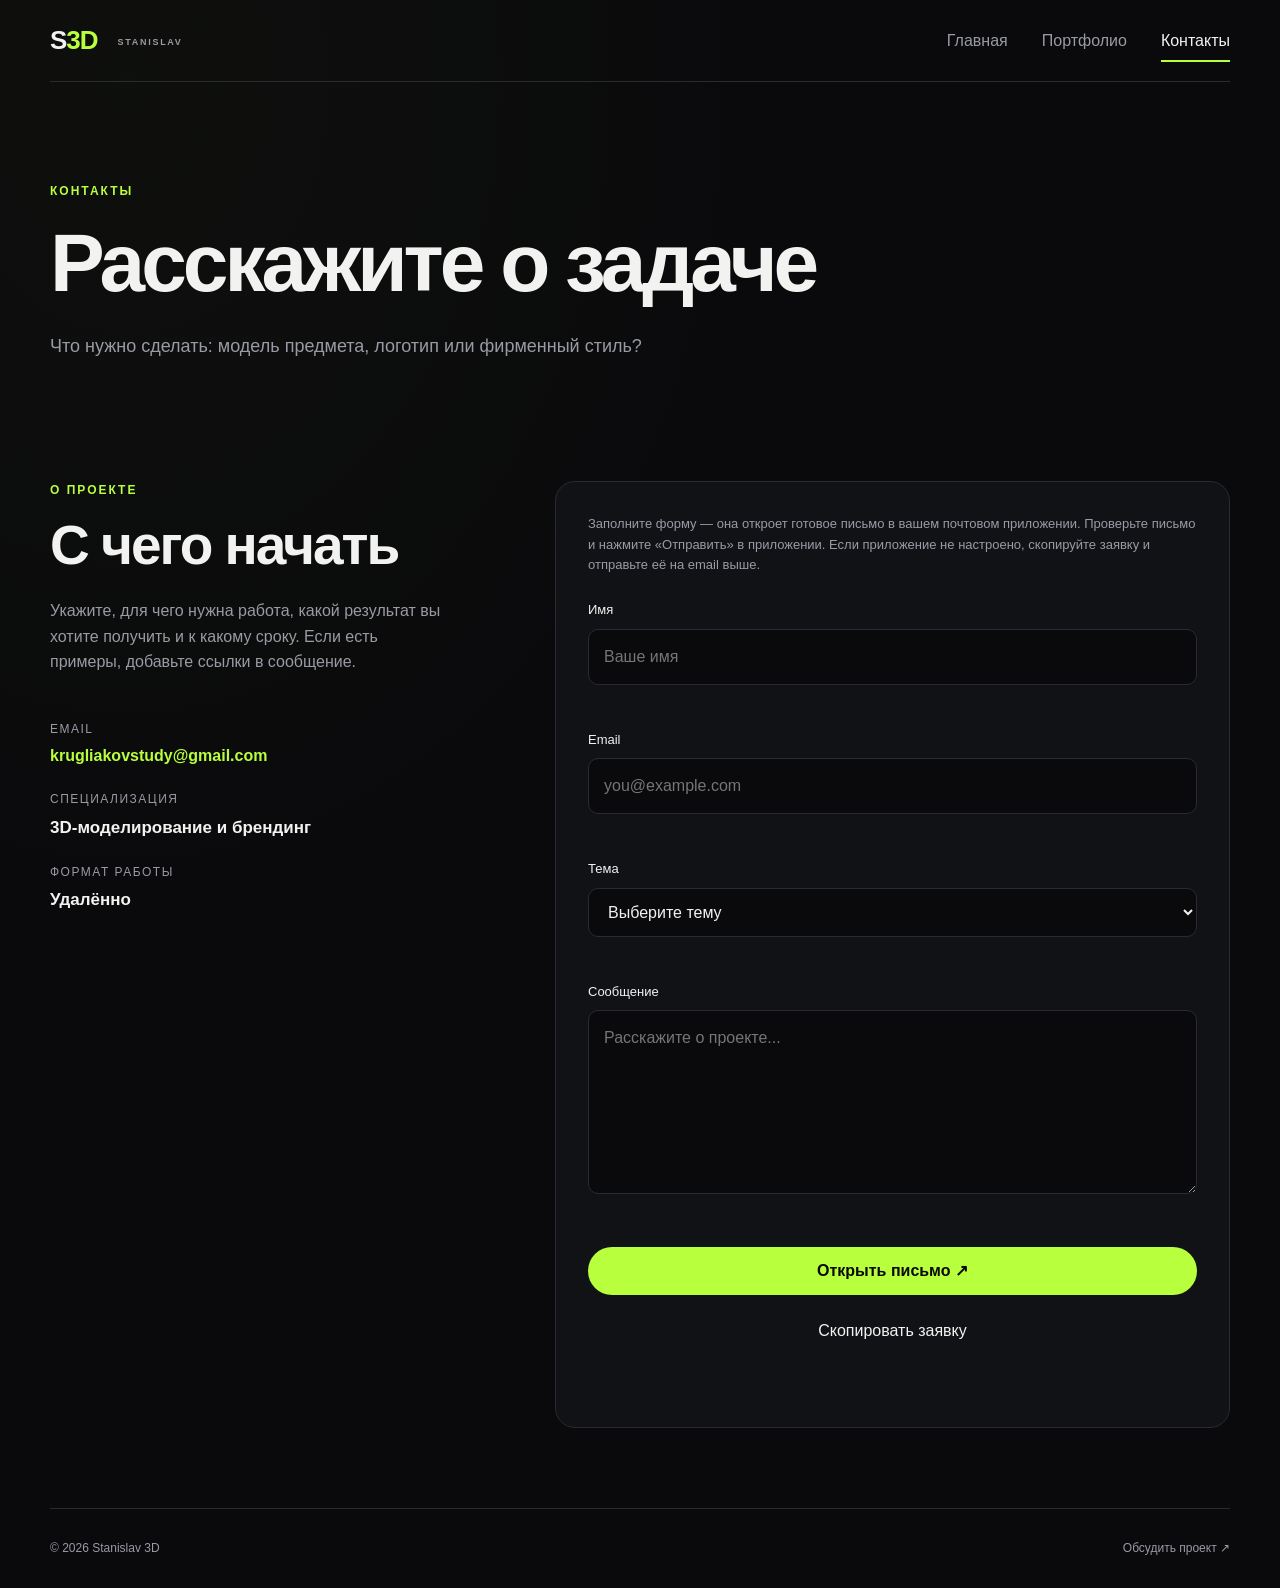
<file: contacts.html>
<!doctype html>
<html lang="ru">
  <head>
    <meta charset="UTF-8" />
    <meta name="viewport" content="width=device-width, initial-scale=1.0" />
    <meta name="description" content="Контакты и форма обратной связи." />
    <title>Stanislav 3D — Контакты</title>
    <link rel="icon" href="favicon.svg" type="image/svg+xml" />
    <link rel="stylesheet" href="css/style.css" />
  </head>
  <body>
    <a class="skip-link" href="#main">Перейти к содержимому</a>
    <header class="site-header">
      <a class="logo" href="index.html">S<span>3D</span></a>
      <button
        class="menu-toggle"
        aria-controls="mainNav"
        aria-label="Открыть меню"
        aria-expanded="false"
      >
        ☰
      </button>
      <nav id="mainNav" class="main-nav" aria-label="Основная навигация">
        <a href="index.html">Главная</a>
        <a href="portfolio.html">Портфолио</a>
        <a class="active" aria-current="page" href="contacts.html">Контакты</a>
      </nav>
    </header>

    <main id="main">
      <section class="page-hero">
        <p class="eyebrow">КОНТАКТЫ</p>
        <h1>Расскажите о задаче</h1>
        <p>Что нужно сделать: модель предмета, логотип или фирменный стиль?</p>
      </section>

      <section class="section contact-section">
        <div class="contact-details">
          <p class="eyebrow">О ПРОЕКТЕ</p>
          <h2>С чего начать</h2>
          <p>
            Укажите, для чего нужна работа, какой результат вы хотите получить и
            к какому сроку. Если есть примеры, добавьте ссылки в сообщение.
          </p>
          <div class="contact-list">
            <div>
              <span>Email</span>
              <a class="text-link" href="mailto:krugliakovstudy@gmail.com">krugliakovstudy@gmail.com</a>
            </div>
            <div>
              <span>Специализация</span
              ><strong>3D-моделирование и брендинг</strong>
            </div>
            <div><span>Формат работы</span><strong>Удалённо</strong></div>
          </div>
        </div>

        <form
          aria-describedby="formNote"
          id="contactForm"
          class="contact-form"
          novalidate
        >
          <p id="formNote" class="form-note">
            Заполните форму — она откроет готовое письмо в вашем почтовом
            приложении. Проверьте письмо и нажмите «Отправить» в приложении.
            Если приложение не настроено, скопируйте заявку и отправьте её на email выше.
          </p>
          <div class="form-row">
            <label for="name">Имя</label>
            <input
              id="name"
              required
              aria-describedby="nameError"
              name="name"
              autocomplete="name"
              minlength="2"
              maxlength="80"
              type="text"
              placeholder="Ваше имя"
            />
            <small class="error" id="nameError"></small>
          </div>
          <div class="form-row">
            <label for="email">Email</label>
            <input
              id="email"
              required
              aria-describedby="emailError"
              name="email"
              autocomplete="email"
              maxlength="254"
              type="email"
              placeholder="you@example.com"
            />
            <small class="error" id="emailError"></small>
          </div>
          <div class="form-row">
            <label for="subject">Тема</label>
            <select
              id="subject"
              required
              aria-describedby="subjectError"
              name="subject"
            >
              <option value="">Выберите тему</option>
              <option value="3d">3D-моделирование</option>
              <option value="branding">Брендинг и фирменный стиль</option>
            </select>
            <small class="error" id="subjectError"></small>
          </div>
          <div class="form-row">
            <label for="message">Сообщение</label>
            <textarea
              id="message"
              required
              aria-describedby="messageError"
              name="message"
              minlength="10"
              maxlength="3000"
              rows="6"
              placeholder="Расскажите о проекте..."
            ></textarea>
            <small class="error" id="messageError"></small>
          </div>
          <button class="btn btn-primary form-submit" type="submit">
            Открыть письмо ↗
          </button>
          <button class="btn btn-secondary form-submit copy-request" id="copyRequest" type="button">
            Скопировать заявку
          </button>
          <div id="requestFallback" hidden>
            <label for="requestText">Текст заявки для ручного копирования</label>
            <textarea id="requestText" rows="8" readonly></textarea>
          </div>
          <p id="formStatus" class="form-status" role="status"></p>
        </form>
      </section>
    </main>

    <footer class="site-footer">
      <span>© 2026 Stanislav 3D</span>
      <a href="contacts.html">Обсудить проект ↗</a>
    </footer>
    <script src="js/main.js"></script>
    <script src="js/form.js"></script>
  </body>
</html>
</file>
<file: css/style.css>
/* Общие цвета и настройки */
:root {
  --bg: #0a0a0c;
  --surface: #111216;
  --text: #f2f2f0;
  --muted: #999ba4;
  --line: #292b32;
  --accent: #b8ff3d;
  --danger: #ff6b6b;
  --max: 1180px;
}
* {
  box-sizing: border-box;
  margin: 0;
  padding: 0;
}
html {
  scroll-behavior: smooth;
}
body {
  background: var(--bg) radial-gradient(ellipse at 10% 5%, #b8ff3d06, transparent 40%);
  color: var(--text);
  font-family: Arial, Helvetica, sans-serif;
  line-height: 1.6;
}
a {
  color: inherit;
  text-decoration: none;
}
button, input, textarea, select {
  font: inherit;
}
button {
  cursor: pointer;
}
[hidden] {
  display: none !important;
}
:focus-visible {
  outline: 2px solid var(--accent);
  outline-offset: 5px;
}
.skip-link {
  position: fixed;
  top: -80px;
  left: 20px;
  z-index: 100;
  padding: 12px 20px;
  background: var(--accent);
  color: var(--bg);
}
.skip-link:focus {
  top: 12px;
}
.site-header, .hero, .section, .page-hero, .site-footer {
  width: min(var(--max), calc(100% - 40px));
  margin: 0 auto;
}
.eyebrow, .feature-icon {
  color: var(--accent);
  font-size: 12px;
  letter-spacing: 2px;
  font-weight: 700;
}
.eyebrow {
  margin-bottom: 18px;
}
.text-link {
  color: var(--accent);
  font-weight: 700;
}

/* Шапка и меню */
.site-header {
  min-height: 82px;
  display: flex;
  align-items: center;
  justify-content: space-between;
  border-bottom: 1px solid var(--line);
  position: relative;
  z-index: 20;
}
.logo {
  font-size: 26px;
  font-weight: 800;
  letter-spacing: -1px;
}
.logo span {
  color: var(--accent);
}
.logo::after {
  content: 'STANISLAV';
  font-size: 9px;
  letter-spacing: 1.7px;
  color: var(--muted);
  margin-left: 20px;
  vertical-align: middle;
}
.main-nav {
  display: flex;
  gap: 34px;
}
.main-nav a {
  color: var(--muted);
  position: relative;
  transition: color 0.25s;
}
.main-nav a:hover, .main-nav a.active {
  color: var(--text);
}
.main-nav a.active::after {
  content: '';
  position: absolute;
  left: 0;
  right: 0;
  bottom: -9px;
  height: 2px;
  background: var(--accent);
}
.menu-toggle {
  display: none;
  background: none;
  border: 0;
  color: var(--text);
  font-size: 26px;
}

/* Кнопки */
.btn {
  display: inline-flex;
  align-items: center;
  justify-content: center;
  min-height: 48px;
  padding: 0 24px;
  border-radius: 100px;
  border: 1px solid var(--line);
  transition: transform 0.25s, background 0.25s, color 0.25s;
}
.btn:hover {
  transform: translateY(-3px);
}
.btn-primary {
  background: var(--accent);
  color: #090a08;
  border-color: var(--accent);
  font-weight: 700;
}
.btn-secondary {
  color: var(--text);
  background: transparent;
}

/* Главная страница и слайдер */
.hero {
  min-height: 650px;
  padding: 76px 0;
  display: grid;
  grid-template-columns: 1fr 1fr;
  gap: 48px;
  align-items: center;
}
.hero h1, .page-hero h1 {
  letter-spacing: -4px;
  max-width: 800px;
}
.hero h1 {
  font-size: clamp(48px, 5.2vw, 72px);
  line-height: 1.02;
}
.hero h1 span {
  display: block;
  color: var(--accent);
}
.hero-text {
  max-width: 450px;
  color: var(--muted);
  font-size: 17px;
  margin: 28px 0;
}
.hero-actions {
  display: flex;
  gap: 12px;
  flex-wrap: wrap;
}
.hero-slider {
  min-height: 510px;
  padding: 22px;
  border: 1px solid var(--line);
  border-radius: 8px;
  background: var(--surface);
  display: flex;
  flex-direction: column;
  justify-content: space-between;
  overflow: hidden;
}
.slides {
  position: relative;
  min-height: 405px;
}
.slide {
  position: absolute;
  inset: 0;
  opacity: 0;
  pointer-events: none;
  transform: translateX(16px);
  transition: opacity 0.45s, transform 0.45s;
  display: flex;
  flex-direction: column;
  justify-content: space-between;
}
.slide.active {
  opacity: 1;
  pointer-events: auto;
  transform: translateX(0);
}
.slide-number {
  font-size: 10px;
  color: var(--muted);
  letter-spacing: 1.5px;
}
.slide-image {
  width: 100%;
  height: 245px;
  object-fit: contain;
  border-radius: 4px;
}
.slide h2 {
  font-size: 32px;
  line-height: 1;
  margin: 10px 0;
  letter-spacing: -1px;
}
.slide span {
  color: var(--muted);
  font-size: 13px;
  letter-spacing: 1px;
}
.slider-controls {
  display: flex;
  align-items: center;
  gap: 15px;
  margin-top: 20px;
  padding-top: 18px;
  border-top: 1px solid var(--line);
}
.slider-controls button {
  width: 42px;
  height: 42px;
  border-radius: 50%;
  border: 1px solid var(--line);
  color: var(--text);
  background: transparent;
  flex-shrink: 0;
  transition: border-color 0.2s, background 0.2s;
}
.slider-controls button:hover {
  border-color: var(--accent);
}
.slider-dots {
  display: flex;
  gap: 7px;
  flex: 1;
}
.slider-controls .slider-dot {
  width: 30px;
  height: 44px;
  border: none;
  border-radius: 0;
  background: linear-gradient(var(--line), var(--line)) center / 100% 3px no-repeat;
}
.slider-controls .slider-dot.active {
  background-image: linear-gradient(var(--accent), var(--accent));
}

/* Общие секции и карточки услуг */
.section {
  padding: 80px 0;
}
.section-heading {
  display: flex;
  justify-content: space-between;
  gap: 40px;
  margin-bottom: 45px;
}
.section h2 {
  font-size: clamp(34px, 5vw, 55px);
  line-height: 1.05;
  letter-spacing: -2px;
}
.section-note {
  color: var(--muted);
  max-width: 330px;
}
.feature-grid {
  display: grid;
  grid-template-columns: repeat(2, minmax(0, 1fr));
  gap: 18px;
}
.feature-card {
  background: var(--surface);
  border: 1px solid var(--line);
  border-radius: 8px;
  padding: 30px;
  min-height: 260px;
  transition: transform 0.25s, border-color 0.25s;
}
.feature-card:hover {
  transform: translateY(-7px);
  border-color: #464953;
}
.feature-card h3 {
  font-size: 27px;
  margin: 35px 0 12px;
}
.feature-card p, .showcase p {
  color: var(--muted);
}
.showcase {
  display: grid;
  grid-template-columns: 1fr 1fr;
  gap: 60px;
  align-items: center;
  border-top: 1px solid var(--line);
}
.showcase p {
  max-width: 560px;
  margin: 22px 0;
}
.showcase-box {
  min-height: 330px;
  border: 1px solid var(--line);
  border-radius: 8px;
  background: radial-gradient(circle at 50% 45%, #273020, #111216 45%, #0a0a0c 75%);
  display: grid;
  place-items: center;
  position: relative;
  overflow: hidden;
}
.showcase-box img {
  display: block;
  width: 100%;
  height: 100%;
  min-height: 330px;
  object-fit: cover;
  opacity: 0.82;
}
.showcase-box span {
  position: absolute;
  bottom: 22px;
  left: 24px;
  font-size: 11px;
  letter-spacing: 2px;
  background: #0a0a0cee;
  color: var(--text);
  padding: 6px 10px;
}
.page-hero {
  padding: 100px 0 40px;
}
.page-hero h1 {
  font-size: clamp(46px, 7vw, 82px);
  line-height: 1.07;
}
.page-hero p:last-child {
  color: var(--muted);
  max-width: 600px;
  margin-top: 25px;
  font-size: 18px;
}

/* Портфолио: фильтр, карточки и галереи */
.filters {
  display: flex;
  gap: 10px;
  margin-bottom: 28px;
  flex-wrap: wrap;
}
.filter-btn {
  padding: 10px 20px;
  border-radius: 100px;
  border: 1px solid var(--line);
  background: transparent;
  color: var(--muted);
  transition: 0.25s;
}
.filter-btn:hover, .filter-btn.active {
  color: #090a08;
  background: var(--accent);
  border-color: var(--accent);
}
.results-count {
  color: var(--muted);
  font-size: 13px;
  margin: -12px 0 24px;
}
.project-grid, .render-grid, .branding-grid {
  display: grid;
  grid-template-columns: repeat(2, 1fr);
  gap: 18px;
}
.project-card {
  background: var(--surface);
  border: 1px solid var(--line);
  border-radius: 8px;
  overflow: hidden;
  animation: appear 0.4s ease;
}
.project-visual {
  height: 290px;
  display: grid;
  place-items: center;
  font-size: 58px;
  font-weight: 800;
  letter-spacing: -4px;
  position: relative;
  overflow: hidden;
}
.project-visual img {
  width: 100%;
  height: 100%;
  object-fit: contain;
  object-position: center;
  transition: transform 0.4s, opacity 0.4s;
}
.project-card:hover .project-visual img {
  transform: scale(1.04);
  opacity: 0.9;
}
.project-visual span {
  position: absolute;
  z-index: 1;
  bottom: 16px;
  right: 16px;
  background: var(--accent);
  color: var(--bg);
  padding: 8px 14px;
  border-radius: 30px;
  font-size: 12px;
  letter-spacing: 0;
}
.visual-3d {
  background: radial-gradient(circle, #30362a, #12140f 60%);
}
.project-info {
  padding: 24px;
}
.project-info span {
  color: var(--accent);
  font-size: 11px;
  letter-spacing: 1.5px;
}
.project-info h2 {
  font-size: 28px;
  margin: 8px 0;
  letter-spacing: -1px;
}
.project-info p {
  color: var(--muted);
}
.render-gallery, .branding-gallery {
  margin-top: 110px;
}
.gallery-heading {
  margin-bottom: 28px;
}
.render-item, .branding-item {
  margin: 0;
  border: 1px solid var(--line);
  border-radius: 8px;
  background: #050506;
  overflow: hidden;
  align-self: start;
}
.render-item-wide, .branding-item-featured {
  grid-column: span 2;
}
.render-item img, .branding-item img {
  display: block;
  width: 100%;
  height: auto;
  object-fit: contain;
  transition: transform 0.45s;
}
.render-item:hover img {
  transform: scale(1.03);
}
.branding-item:hover img {
  transform: scale(1.02);
}

/* Сцена Three.js и её кнопки */
.three-section {
  scroll-margin-top: 24px;
}
.three-layout {
  display: grid;
  grid-template-columns: 1.7fr 0.7fr;
  gap: 20px;
}
.three-container {
  height: 560px;
  background: #08090b;
  border: 1px solid var(--line);
  border-radius: 20px;
  position: relative;
  overflow: hidden;
}
.three-container canvas {
  display: block;
  width: 100%;
  height: 100%;
}
.three-loading {
  position: absolute;
  inset: 0;
  display: grid;
  place-items: center;
  color: var(--muted);
  pointer-events: none;
  text-align: center;
  padding: 28px;
  background: #08090be6;
  z-index: 1;
}
.three-info {
  background: var(--surface);
  border: 1px solid var(--line);
  border-radius: 20px;
  padding: 30px;
}
.three-info h3 {
  font-size: 27px;
  margin: 35px 0 15px;
}
.three-info p {
  color: var(--muted);
  margin-bottom: 18px;
}
.viewer-controls {
  display: grid;
  gap: 10px;
  margin: 25px 0;
}
.viewer-controls .btn {
  justify-content: flex-start;
  border-radius: 8px;
}
.viewer-controls [aria-pressed='true'] {
  color: var(--bg);
  background: var(--accent);
}
.viewer-controls input {
  width: 100%;
  height: 40px;
  background: transparent;
  border: 1px solid var(--line);
  cursor: pointer;
}
button:disabled, input:disabled {
  opacity: 0.45;
  cursor: wait;
}
.model-status, .form-note {
  color: var(--muted);
  font-size: 13px;
}

/* Контакты и форма */
.contact-section {
  display: grid;
  grid-template-columns: 0.8fr 1.2fr;
  gap: 55px;
}
.contact-details h2 {
  font-size: 55px;
  line-height: 1;
  letter-spacing: -2px;
}
.contact-details > p:not(.eyebrow) {
  color: var(--muted);
  margin: 25px 0 45px;
  max-width: 400px;
}
.contact-list {
  display: grid;
  gap: 22px;
}
.contact-list div {
  display: grid;
  gap: 4px;
}
.contact-list span {
  color: var(--muted);
  font-size: 12px;
  text-transform: uppercase;
  letter-spacing: 1.5px;
}
.contact-list strong {
  font-size: 17px;
}
.contact-list a {
  overflow-wrap: anywhere;
}
.contact-form {
  background: var(--surface);
  border: 1px solid var(--line);
  border-radius: 20px;
  padding: 32px;
}
.form-note {
  margin-bottom: 24px;
}
.form-row {
  margin-bottom: 22px;
}
.form-row label {
  display: block;
  font-size: 13px;
  margin-bottom: 8px;
}
.form-row input, .form-row textarea, .form-row select {
  width: 100%;
  border: 1px solid var(--line);
  border-radius: 10px;
  background: var(--bg);
  color: var(--text);
  padding: 14px 15px;
  font-size: 16px;
  outline: none;
  transition: border-color 0.2s;
}
.form-row textarea {
  resize: vertical;
  min-height: 140px;
}
.form-row input:focus, .form-row textarea:focus, .form-row select:focus {
  border-color: var(--accent);
}
.form-row.invalid input, .form-row.invalid textarea, .form-row.invalid select {
  border-color: var(--danger);
}
.error {
  display: block;
  color: var(--danger);
  min-height: 18px;
  margin-top: 5px;
  font-size: 12px;
}
.form-submit {
  border: 0;
  width: 100%;
}
.form-status {
  min-height: 25px;
  margin-top: 15px;
  font-size: 14px;
}
.form-status.success {
  color: var(--accent);
}
.form-status.error-status {
  color: var(--danger);
}
.copy-request {
  margin-top: 12px;
}
#requestFallback {
  margin-top: 18px;
}
#requestFallback label {
  display: block;
  margin-bottom: 8px;
}
#requestText {
  width: 100%;
  padding: 12px;
  background: var(--bg);
  color: var(--text);
  border: 1px solid var(--line);
  border-radius: 8px;
  resize: vertical;
}

/* Подвал и анимация */
.site-footer {
  padding: 30px 0;
  border-top: 1px solid var(--line);
  display: flex;
  justify-content: space-between;
  color: var(--muted);
  font-size: 12px;
}
@keyframes appear {
  from {
    opacity: 0;
    transform: translateY(10px);
  }
  to {
    opacity: 1;
    transform: translateY(0);
  }
}

/* Планшеты */
@media (max-width: 1000px) {
  .hero {
    gap: 28px;
  }
  .hero h1 {
    font-size: 52px;
  }
  .three-layout {
    grid-template-columns: 1.4fr 1fr;
  }
}
@media (max-width: 850px) {
  .hero, .three-layout {
    grid-template-columns: minmax(0, 1fr);
  }
  .hero {
    padding-top: 55px;
  }
  .hero-slider {
    min-height: 500px;
  }
  .slide-image {
    height: 260px;
  }
  .project-grid, .render-grid, .branding-grid, .showcase, .contact-section {
    grid-template-columns: 1fr;
  }
  .render-item-wide, .branding-item-featured {
    grid-column: auto;
  }
  .section-heading {
    display: block;
  }
  .section-note {
    margin-top: 18px;
  }
  .contact-section {
    gap: 35px;
  }
}

/* Телефоны */
@media (max-width: 650px) {
  .site-header, .hero, .section, .page-hero, .site-footer {
    width: calc(100% - 28px);
  }
  .logo::after {
    display: none;
  }
  .menu-toggle {
    display: block;
  }
  .main-nav {
    position: absolute;
    top: 78px;
    left: 14px;
    right: 14px;
    z-index: 10;
    background: var(--surface);
    border: 1px solid var(--line);
    border-radius: 14px;
    padding: 15px;
    display: none;
    flex-direction: column;
    gap: 0;
  }
  .main-nav.open {
    display: flex;
    animation: appear 0.2s ease;
  }
  .main-nav a {
    padding: 12px;
  }
  .main-nav a.active::after {
    display: none;
  }
  .hero {
    min-height: auto;
    gap: 42px;
  }
  .hero h1 {
    font-size: clamp(36px, 9vw, 54px);
    letter-spacing: -2.5px;
  }
  .hero-slider {
    padding: 18px;
    min-height: 460px;
  }
  .slides {
    min-height: 360px;
  }
  .slide-image {
    height: 220px;
  }
  .feature-grid {
    grid-template-columns: minmax(0, 1fr);
  }
  .page-hero {
    padding-top: 65px;
  }
  .page-hero h1 {
    font-size: 44px;
    letter-spacing: -2.5px;
    overflow-wrap: anywhere;
  }
  .section {
    padding: 55px 0;
  }
  .section h2 {
    font-size: 34px;
  }
  .three-container {
    height: 390px;
  }
  .contact-form {
    padding: 20px;
  }
  .site-footer {
    flex-direction: column;
    gap: 7px;
  }
}
@media (prefers-reduced-motion: reduce) {
  *, *::before, *::after {
    animation: none !important;
    transition: none !important;
    scroll-behavior: auto !important;
  }
}
</file>
